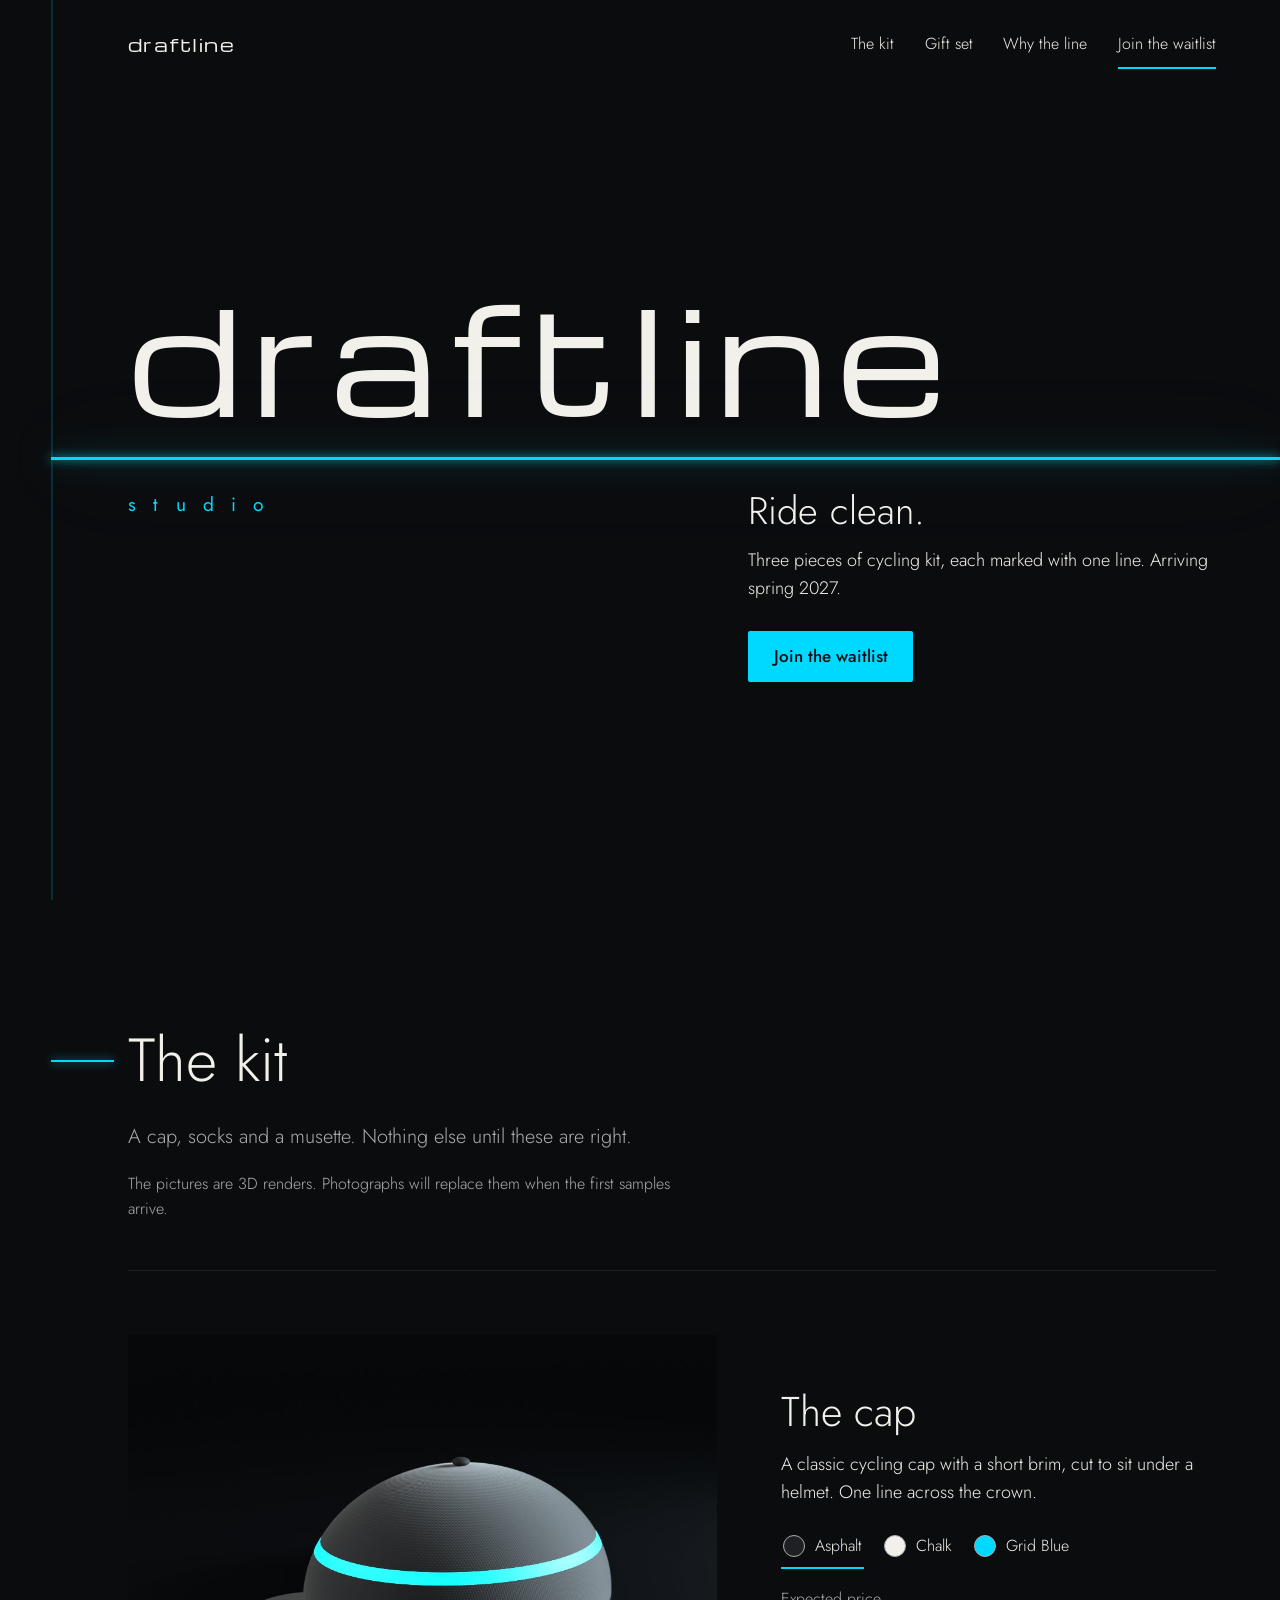
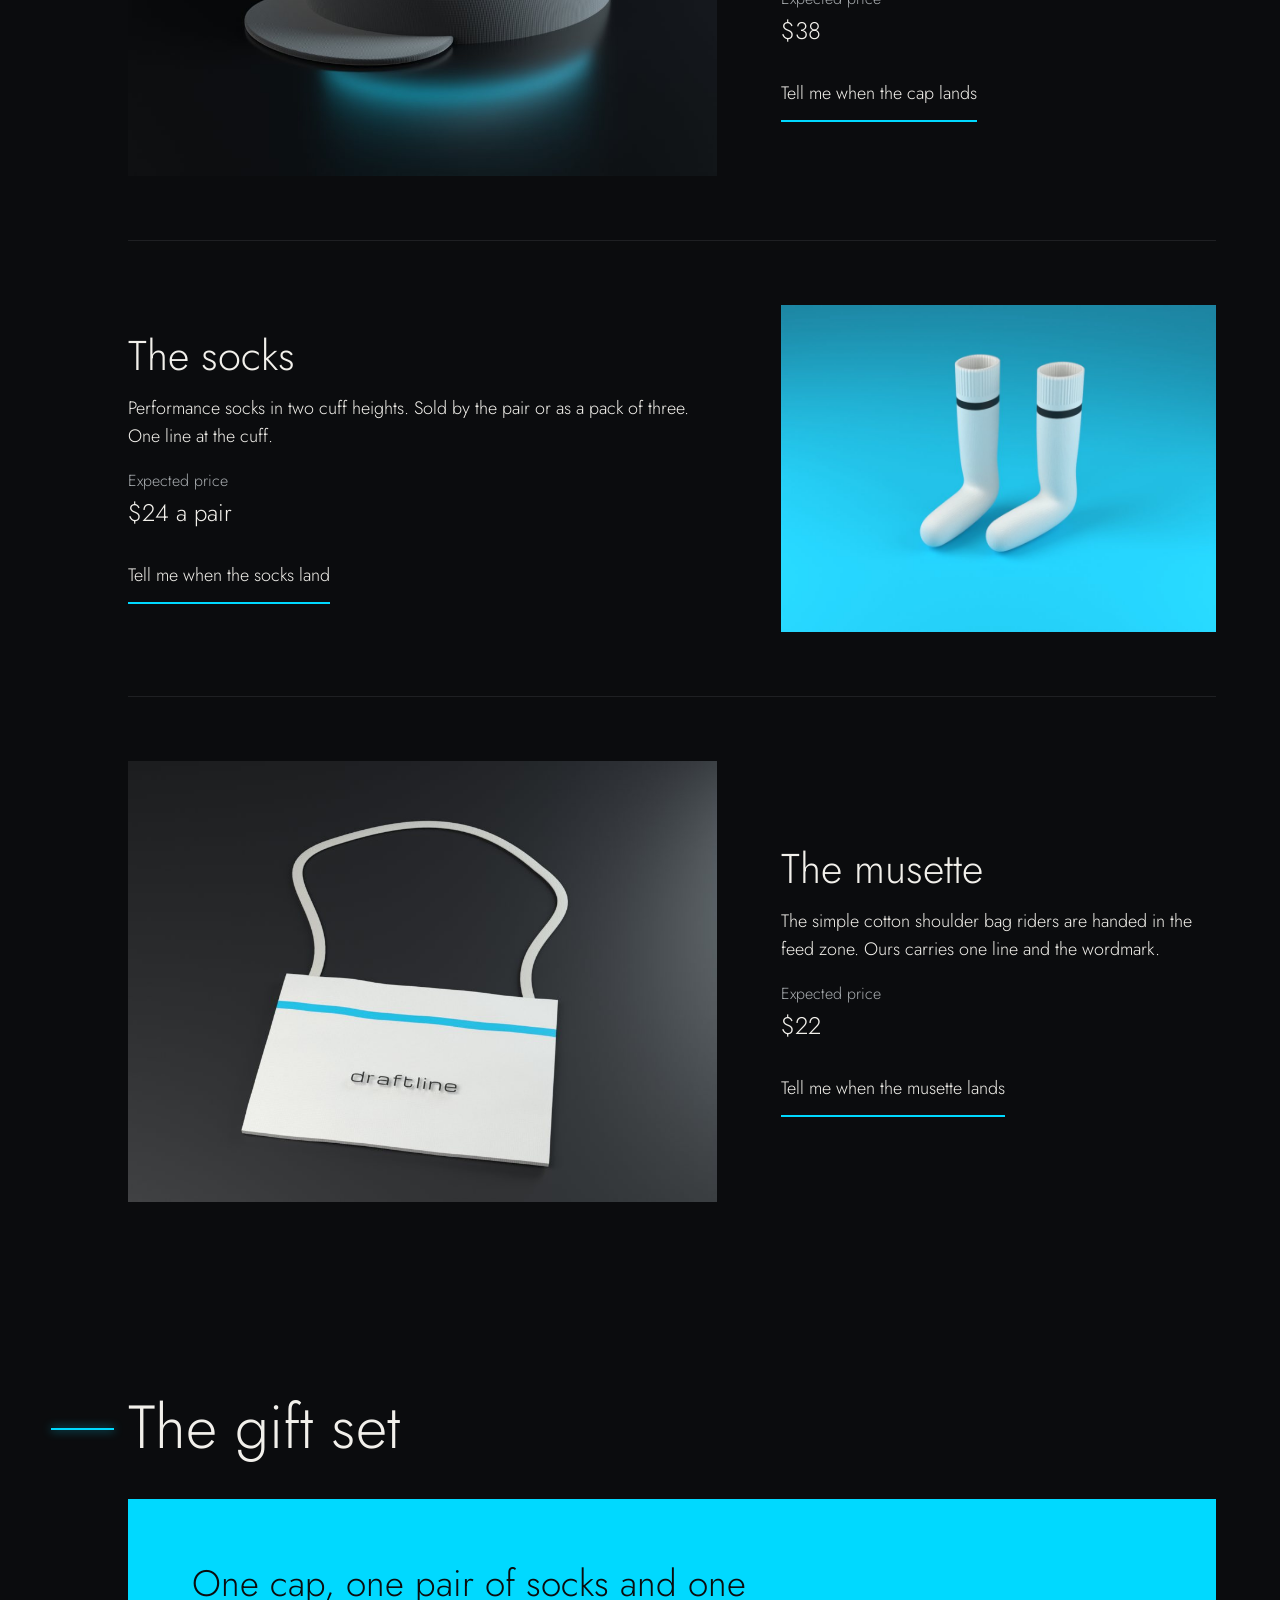
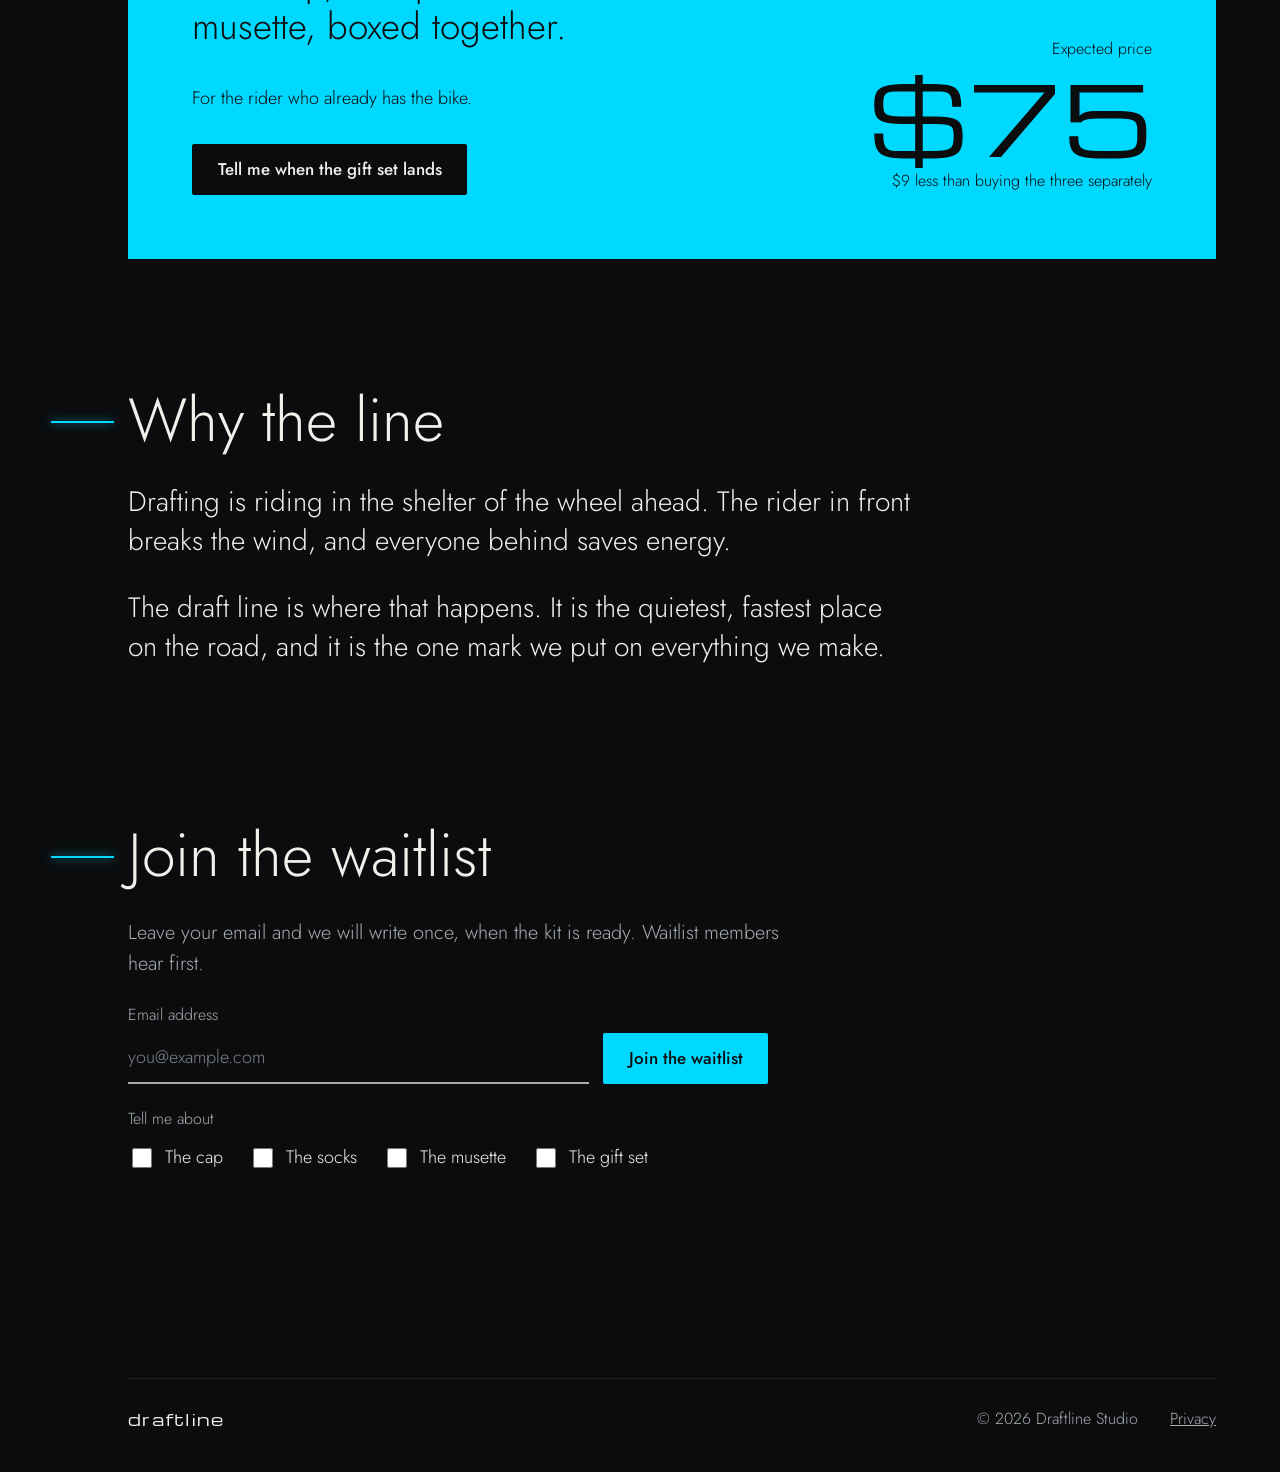
<file: index.html>
<!doctype html>
<html lang="en">
<head>
<meta charset="utf-8">
<meta name="viewport" content="width=device-width, initial-scale=1">
<title>Draftline Studio: cycling kit marked with one line</title>
<meta name="description" content="Draftline Studio makes a cycling cap, socks and a musette, each marked with one line. Arriving spring 2027. Join the waitlist.">
<meta name="theme-color" content="#0B0C0E">
<meta property="og:title" content="Draftline Studio">
<meta property="og:description" content="Cycling kit marked with one line. Arriving spring 2027.">
<meta property="og:type" content="website">
<link rel="icon" href="favicon.svg" type="image/svg+xml">
<link rel="preconnect" href="https://fonts.googleapis.com">
<link rel="preconnect" href="https://fonts.gstatic.com" crossorigin>
<link rel="stylesheet" href="https://fonts.googleapis.com/css2?family=Jost:wght@300;400;500&family=Michroma&display=swap">
<link rel="stylesheet" href="styles.css">
</head>
<body>
<a class="skip" href="#kit">Skip to the kit</a>
<div class="rail" aria-hidden="true"><i></i></div>

<header class="top">
  <a class="brand" href="#" aria-label="Draftline Studio, home">draftline</a>
  <nav aria-label="Main">
    <a href="#kit">The kit</a>
    <a href="#gift">Gift set</a>
    <a href="#why">Why the line</a>
    <a class="nav-cta" href="#waitlist">Join the waitlist</a>
  </nav>
</header>

<main>
<section class="hero">
  <h1 class="wordmark">draftline<span class="visually-hidden"> studio</span></h1>
  <div class="hero-line" aria-hidden="true"></div>
  <div class="hero-foot">
    <p class="studio" aria-hidden="true">studio</p>
    <div class="hero-copy">
      <p class="tagline">Ride clean.</p>
      <p>Three pieces of cycling kit, each marked with one line. Arriving spring 2027.</p>
      <a class="btn" href="#waitlist">Join the waitlist</a>
    </div>
  </div>
</section>

<section class="sec" id="kit">
  <h2>The kit</h2>
  <p class="lede">A cap, socks and a musette. Nothing else until these are right.</p>
  <p class="note">The pictures are 3D renders. Photographs will replace them when the first samples arrive.</p>

  <article class="product" id="cap">
    <figure class="panel cap-fig" data-color="asphalt">
      <img src="img/cap-asphalt.jpg" width="1000" height="750" alt="3D render of the cycling cap in Asphalt with a glowing blue line around the crown">
    </figure>
    <div class="info">
      <h3>The cap</h3>
      <p>A classic cycling cap with a short brim, cut to sit under a helmet. One line across the crown.</p>
      <div class="swatches" role="group" aria-label="Cap color">
        <button type="button" class="swatch" data-color="asphalt" aria-pressed="true"><span style="--c:#1F2023"></span>Asphalt</button>
        <button type="button" class="swatch" data-color="chalk" aria-pressed="false"><span style="--c:#F2F0EB"></span>Chalk</button>
        <button type="button" class="swatch" data-color="blue" aria-pressed="false"><span style="--c:#00D9FF"></span>Grid Blue</button>
      </div>
      <p class="price"><span>Expected price</span> $38</p>
      <a class="notify" href="#waitlist" data-item="cap">Tell me when the cap lands</a>
    </div>
  </article>

  <article class="product" id="socks">
    <figure class="panel socks-fig">
      <img src="img/socks.jpg" width="1000" height="750" loading="lazy" alt="3D render of a pair of off-white socks with ribbed cuffs and a black line below the cuff">
    </figure>
    <div class="info">
      <h3>The socks</h3>
      <p>Performance socks in two cuff heights. Sold by the pair or as a pack of three. One line at the cuff.</p>
      <p class="price"><span>Expected price</span> $24 a pair</p>
      <a class="notify" href="#waitlist" data-item="socks">Tell me when the socks land</a>
    </div>
  </article>

  <article class="product" id="musette">
    <figure class="panel musette-fig">
      <img src="img/musette.jpg" width="1000" height="750" loading="lazy" alt="3D render of the off-white musette bag with a blue line and the draftline wordmark">
    </figure>
    <div class="info">
      <h3>The musette</h3>
      <p>The simple cotton shoulder bag riders are handed in the feed zone. Ours carries one line and the wordmark.</p>
      <p class="price"><span>Expected price</span> $22</p>
      <a class="notify" href="#waitlist" data-item="musette">Tell me when the musette lands</a>
    </div>
  </article>
</section>

<section class="sec" id="gift">
  <h2>The gift set</h2>
  <div class="gift">
    <div>
      <p class="gift-lead">One cap, one pair of socks and one musette, boxed together.</p>
      <p>For the rider who already has the bike.</p>
      <a class="btn btn-dark notify" href="#waitlist" data-item="gift">Tell me when the gift set lands</a>
    </div>
    <p class="gift-price"><span>Expected price</span><b>$75</b><small>$9 less than buying the three separately</small></p>
  </div>
</section>

<section class="sec" id="why">
  <h2>Why the line</h2>
  <div class="prose">
    <p>Drafting is riding in the shelter of the wheel ahead. The rider in front breaks the wind, and everyone behind saves energy.</p>
    <p>The draft line is where that happens. It is the quietest, fastest place on the road, and it is the one mark we put on everything we make.</p>
  </div>
</section>

<section class="sec" id="waitlist">
  <h2>Join the waitlist</h2>
  <p class="lede">Leave your email and we will write once, when the kit is ready. Waitlist members hear first.</p>
  <form class="wait" novalidate>
    <label for="email">Email address</label>
    <div class="field">
      <input id="email" name="email" type="email" autocomplete="email" placeholder="you@example.com" required>
      <button class="btn" type="submit">Join the waitlist</button>
    </div>
    <fieldset>
      <legend>Tell me about</legend>
      <label><input type="checkbox" name="items" value="cap"> The cap</label>
      <label><input type="checkbox" name="items" value="socks"> The socks</label>
      <label><input type="checkbox" name="items" value="musette"> The musette</label>
      <label><input type="checkbox" name="items" value="gift"> The gift set</label>
    </fieldset>
    <p class="status" role="status" aria-live="polite"></p>
  </form>
</section>
</main>

<footer class="foot">
  <span class="brand">draftline</span>
  <span>© 2026 Draftline Studio</span>
  <a href="privacy.html">Privacy</a>
</footer>

<script src="main.js" defer></script>
</body>
</html>
</file>
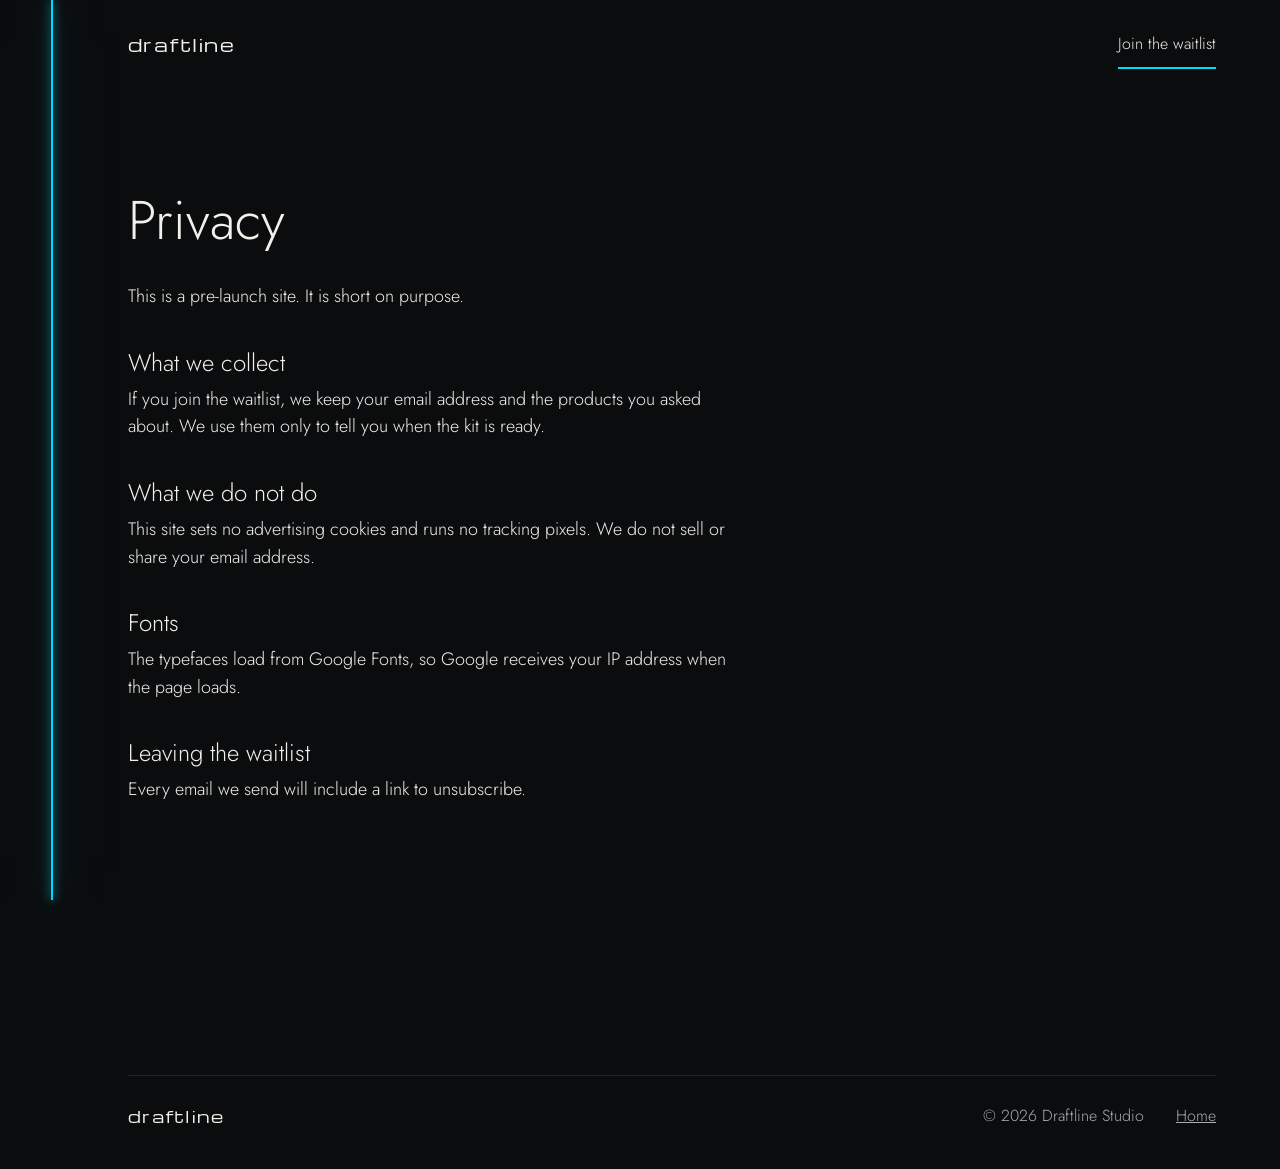
<file: privacy.html>
<!doctype html>
<html lang="en">
<head>
<meta charset="utf-8">
<meta name="viewport" content="width=device-width, initial-scale=1">
<title>Privacy | Draftline Studio</title>
<meta name="theme-color" content="#0B0C0E">
<link rel="icon" href="favicon.svg" type="image/svg+xml">
<link rel="preconnect" href="https://fonts.googleapis.com">
<link rel="preconnect" href="https://fonts.gstatic.com" crossorigin>
<link rel="stylesheet" href="https://fonts.googleapis.com/css2?family=Jost:wght@300;400;500&family=Michroma&display=swap">
<link rel="stylesheet" href="styles.css">
</head>
<body>
<div class="rail" aria-hidden="true"><i style="transform:none"></i></div>
<header class="top">
  <a class="brand" href="index.html" aria-label="Draftline Studio, home">draftline</a>
  <nav aria-label="Main"><a class="nav-cta" href="index.html#waitlist">Join the waitlist</a></nav>
</header>
<main class="page">
  <h1>Privacy</h1>
  <p>This is a pre-launch site. It is short on purpose.</p>
  <h2>What we collect</h2>
  <p>If you join the waitlist, we keep your email address and the products you asked about. We use them only to tell you when the kit is ready.</p>
  <h2>What we do not do</h2>
  <p>This site sets no advertising cookies and runs no tracking pixels. We do not sell or share your email address.</p>
  <h2>Fonts</h2>
  <p>The typefaces load from Google Fonts, so Google receives your IP address when the page loads.</p>
  <h2>Leaving the waitlist</h2>
  <p>Every email we send will include a link to unsubscribe.</p>
</main>
<footer class="foot">
  <span class="brand">draftline</span>
  <span>© 2026 Draftline Studio</span>
  <a href="index.html">Home</a>
</footer>
</body>
</html>
</file>
<file: styles.css>
:root {
  --night: #0B0C0E;
  --asphalt: #1F2023;
  --chalk: #F2F0EB;
  --blue: #00D9FF;
  --blue-on-light: #00A9CC;
  --fog: #A9ADB0;
  --rail-x: clamp(14px, 4vw, 56px);
  --pad: clamp(26px, 6vw, 96px);
  --right: clamp(20px, 5vw, 72px);
  --glow: 0 0 10px var(--blue), 0 0 34px rgba(0, 217, 255, .65), 0 0 90px rgba(0, 217, 255, .35);
}

* { box-sizing: border-box; }
html { scroll-behavior: smooth; }
body {
  margin: 0;
  padding: 0 var(--right) 0 calc(var(--rail-x) + var(--pad));
  background: var(--night);
  color: var(--chalk);
  font: 300 1.125rem/1.55 Jost, "Avenir Next", Futura, sans-serif;
  -webkit-font-smoothing: antialiased;
}
a { color: inherit; }
p { margin: 0 0 1em; max-width: 34em; }
h2, h3 { font-weight: 300; line-height: 1.1; margin: 0; }
:focus-visible { outline: 2px solid var(--chalk); outline-offset: 4px; }
.visually-hidden, .skip:not(:focus) {
  position: absolute; width: 1px; height: 1px; overflow: hidden; clip-path: inset(50%); white-space: nowrap;
}
.skip:focus { position: fixed; top: 12px; left: 12px; z-index: 10; background: var(--chalk); color: var(--night); padding: .6em 1em; }

/* The rail: one line that runs the length of the page and fills as you scroll. */
.rail { position: fixed; top: 0; bottom: 0; left: var(--rail-x); width: 2px; background: rgba(0, 217, 255, .16); z-index: 2; }
.rail i { display: block; height: 100%; background: var(--blue); box-shadow: var(--glow); transform-origin: top; transform: scaleY(var(--p, 0)); }

.brand { font-family: Michroma, sans-serif; font-weight: 400; letter-spacing: .08em; text-decoration: none; }

.top { display: flex; justify-content: space-between; align-items: center; gap: 24px; padding: 22px 0; }
.top nav { display: flex; align-items: center; gap: clamp(14px, 2.4vw, 34px); font-size: 1rem; }
.top nav a { text-decoration: none; padding: 10px 0; border-bottom: 2px solid transparent; }
.top nav a:hover { border-bottom-color: var(--blue); }
.top .nav-cta { border-bottom-color: var(--blue); }

.btn {
  display: inline-block; border: 0; cursor: pointer; text-decoration: none;
  background: var(--blue); color: var(--night);
  font: 500 1.0625rem/1 Jost, sans-serif; padding: 1em 1.5em; min-height: 48px; border-radius: 2px;
  transition: background-color .15s;
}
.btn:hover { background: var(--chalk); }
.btn-dark { background: var(--night); color: var(--chalk); }
.btn-dark:hover { background: var(--asphalt); }

/* Hero */
.hero { min-height: calc(100svh - 92px); display: flex; flex-direction: column; justify-content: center; padding: 6vh 0 10vh; }
.wordmark {
  margin: 0; font: 400 clamp(2.5rem, 11.2vw, 10.5rem)/1.15 Michroma, sans-serif; letter-spacing: .06em; white-space: nowrap;
}
.hero-line {
  height: 3px; margin: clamp(10px, 1.6vw, 22px) calc(-1 * var(--right)) 0 calc(-1 * var(--pad));
  background: var(--blue); box-shadow: var(--glow);
  transform-origin: left; animation: draw 1.3s cubic-bezier(.2, .7, .1, 1) .15s both;
}
@keyframes draw { from { transform: scaleX(0); } }
.hero-foot { display: flex; justify-content: space-between; align-items: flex-start; gap: 32px; flex-wrap: wrap; margin-top: clamp(16px, 2.4vw, 30px); }
.studio { margin: 0; color: var(--blue); font-weight: 400; letter-spacing: .9em; font-size: clamp(.9rem, 1.5vw, 1.25rem); }
.hero-copy { max-width: 26em; }
.tagline { font-size: clamp(1.6rem, 3vw, 2.4rem); line-height: 1.1; margin-bottom: .4em; }
.hero-copy .btn { margin-top: .6em; }

/* Sections: each heading branches off the rail. */
.sec { padding: clamp(64px, 10vw, 140px) 0 0; }
.sec > h2 { position: relative; font-size: clamp(2.1rem, 5vw, 3.8rem); margin-bottom: .45em; }
.sec > h2::before {
  content: ""; position: absolute; top: .55em; height: 2px;
  left: calc(-1 * var(--pad)); width: calc(var(--pad) - 14px);
  background: var(--blue); box-shadow: 0 0 10px rgba(0, 217, 255, .8);
}
.lede { color: var(--fog); font-size: 1.25rem; }

/* Products */
.product {
  display: grid; grid-template-columns: minmax(0, 1.15fr) minmax(0, .85fr); align-items: center;
  gap: clamp(24px, 5vw, 80px); padding: clamp(28px, 5vw, 64px) 0; border-top: 1px solid var(--asphalt);
}
.product:first-of-type { margin-top: clamp(24px, 4vw, 48px); }
.product:nth-of-type(even) .panel { order: 2; }
.panel { margin: 0; aspect-ratio: 4 / 3; display: grid; place-items: center; background: var(--panel-bg, var(--asphalt)); transition: background-color .25s; }
.panel svg { width: 80%; height: auto; }
.panel img { display: block; width: 100%; height: 100%; object-fit: cover; }
.note { color: var(--fog); font-size: 1rem; }
.info h3 { font-size: clamp(1.8rem, 3.4vw, 2.6rem); margin-bottom: .4em; }
.price { font-size: 1.5rem; margin: .2em 0 .8em; }
.price span, .gift-price span { display: block; font-size: 1rem; color: var(--fog); }
.notify { display: inline-block; padding: 12px 0; text-decoration: none; border-bottom: 2px solid var(--blue); }
.notify:hover { color: var(--blue); }
.btn.notify { padding: 1em 1.5em; border-bottom: 0; }
.btn-dark.notify:hover { color: var(--chalk); }

.cap-fig[data-color="asphalt"] { --panel-bg: var(--chalk); --crown: #1F2023; --brim: #0B0C0E; --stripe: #00D9FF; --seam: rgba(255, 255, 255, .22); }
.cap-fig[data-color="chalk"] { --panel-bg: var(--asphalt); --crown: #F2F0EB; --brim: #DAD6CD; --stripe: #00A9CC; --seam: rgba(0, 0, 0, .22); }
.cap-fig[data-color="blue"] { --panel-bg: var(--asphalt); --crown: #00D9FF; --brim: #00B4D6; --stripe: #0B0C0E; --seam: rgba(0, 0, 0, .26); }
.cap-fig .crown { fill: var(--crown); } .cap-fig .brim, .cap-fig .band { fill: var(--brim); } .cap-fig .stripe { stroke: var(--stripe); } .cap-fig .seam { stroke: var(--seam); }
.cap-fig path, .cap-fig ellipse { transition: fill .25s, stroke .25s; }
.socks-fig { --panel-bg: var(--blue); }

.swatches { display: flex; flex-wrap: wrap; gap: 8px 18px; margin: .2em 0 1em; }
.swatch {
  display: inline-flex; align-items: center; gap: 10px; min-height: 44px; padding: 0 2px;
  background: none; border: 0; border-bottom: 2px solid transparent; color: inherit; font: inherit; font-size: 1rem; cursor: pointer;
}
.swatch span { width: 22px; height: 22px; border-radius: 50%; background: var(--c); border: 1px solid var(--fog); }
.swatch[aria-pressed="true"] { border-bottom-color: var(--blue); }

/* Gift set */
.gift {
  margin-top: clamp(20px, 3vw, 40px); background: var(--blue); color: var(--night);
  padding: clamp(28px, 5vw, 72px); display: flex; justify-content: space-between; align-items: flex-end; gap: 32px; flex-wrap: wrap;
}
.gift-lead { font-size: clamp(1.5rem, 3vw, 2.3rem); line-height: 1.15; max-width: 16em; }
.gift .btn { margin-top: .8em; }
.gift .btn:focus-visible { outline-color: var(--night); }
.gift-price { margin: 0; text-align: right; }
.gift-price span { color: var(--night); }
.gift-price b { display: block; font: 400 clamp(3rem, 8vw, 6rem)/1.1 Michroma, sans-serif; }
.gift-price small { font-size: 1rem; }

.prose p { font-size: clamp(1.3rem, 2.4vw, 1.75rem); line-height: 1.4; max-width: 28em; }

/* Waitlist */
.wait { max-width: 40rem; margin-top: 1.5rem; }
.wait > label { display: block; font-size: 1rem; color: var(--fog); margin-bottom: 6px; }
.field { display: flex; gap: 14px; flex-wrap: wrap; }
.field input {
  flex: 1 1 16rem; min-height: 48px; background: transparent; color: var(--chalk);
  border: 0; border-bottom: 2px solid var(--fog); font: inherit; padding: .5em 0; border-radius: 0;
}
.field input::placeholder { color: #7D8286; }
.field input:focus { outline: 0; border-bottom-color: var(--blue); box-shadow: 0 8px 14px -10px var(--blue); }
fieldset { border: 0; padding: 0; margin: 1.4rem 0 0; display: flex; flex-wrap: wrap; gap: 4px 26px; }
legend { padding: 0; font-size: 1rem; color: var(--fog); margin-bottom: 4px; }
fieldset label { display: inline-flex; align-items: center; gap: 10px; min-height: 44px; cursor: pointer; }
fieldset input { width: 20px; height: 20px; accent-color: var(--blue); }
.status { min-height: 1.6em; margin-top: 1rem; }
.status[data-state="error"] { color: #FFB4A8; }

.foot {
  margin-top: clamp(80px, 12vw, 160px); padding: 28px 0 40px; border-top: 1px solid var(--asphalt);
  display: flex; flex-wrap: wrap; gap: 12px 32px; align-items: center; color: var(--fog); font-size: 1rem;
}
.foot .brand { color: var(--chalk); margin-right: auto; }

/* Plain pages (privacy) */
.page { padding: clamp(40px, 8vw, 100px) 0; }
.page h1 { font-weight: 300; font-size: clamp(2.1rem, 5vw, 3.4rem); line-height: 1.1; margin: 0 0 .6em; }
.page h2 { font-size: 1.5rem; margin: 1.6em 0 .4em; }

@media (max-width: 760px) {
  .top nav a:not(.nav-cta) { display: none; }
  .product { grid-template-columns: minmax(0, 1fr); }
  .product:nth-of-type(even) .panel { order: 0; }
  .gift-price { text-align: left; }
  .hero { min-height: 0; padding: 14vh 0 12vh; }
}
@media (prefers-reduced-motion: reduce) {
  html { scroll-behavior: auto; }
  .hero-line { animation: none; }
  * { transition: none !important; }
}
</file>
